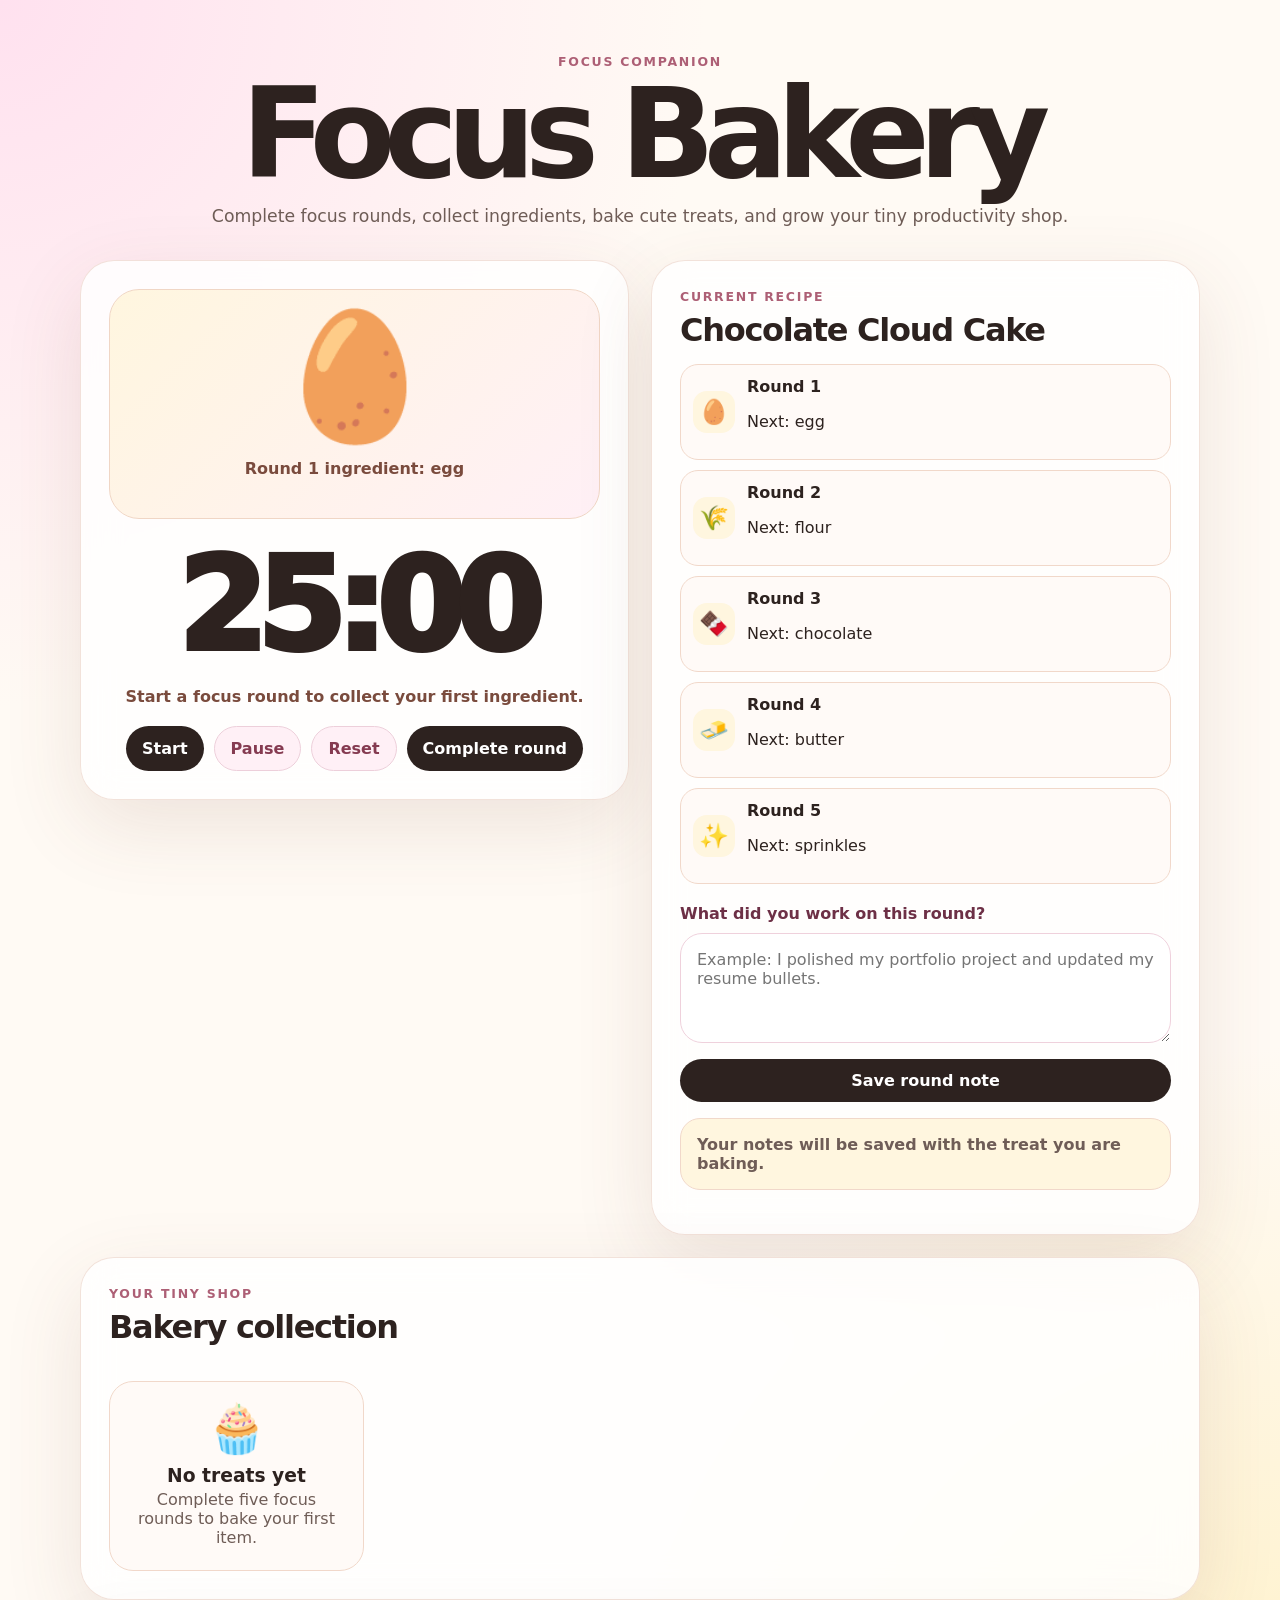
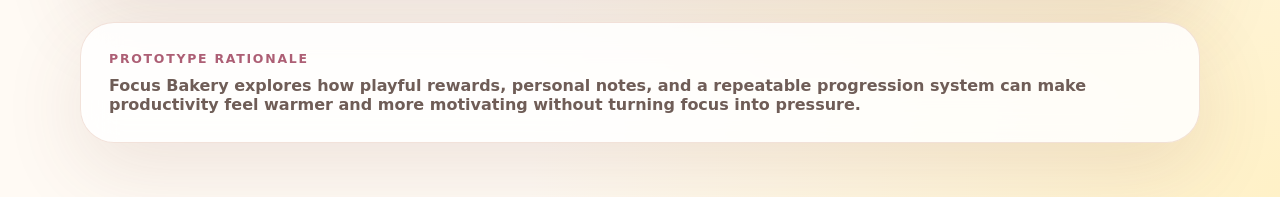
<file: index.html>
<!DOCTYPE html>
<html lang="en">
<head>
  <meta charset="UTF-8" />
  <meta name="viewport" content="width=device-width, initial-scale=1.0" />
  <title>Focus Bakery</title>
  <link rel="stylesheet" href="styles.css" />
</head>
<body>
  <main class="bakery-app">
    <section class="hero">
      <p class="eyebrow">Focus Companion</p>
      <h1>Focus Bakery</h1>
      <p>Complete focus rounds, collect ingredients, bake cute treats, and grow your tiny productivity shop.</p>
    </section>

    <section class="workspace">
      <section class="timer-card">
        <div class="shop-window" aria-live="polite">
          <div class="ingredient" id="ingredientIcon">🥚</div>
          <p class="stage" id="stageLabel">Round 1 ingredient: egg</p>
        </div>

        <div class="time" id="time">25:00</div>
        <p class="helper" id="helperText">Start a focus round to collect your first ingredient.</p>

        <div class="timer-actions">
          <button id="start">Start</button>
          <button id="pause">Pause</button>
          <button id="reset">Reset</button>
          <button id="complete">Complete round</button>
        </div>
      </section>

      <section class="recipe-card">
        <p class="eyebrow">Current recipe</p>
        <h2 id="recipeName">Chocolate Cloud Cake</h2>
        <div class="recipe-steps" id="recipeSteps"></div>

        <label for="focusNote">What did you work on this round?</label>
        <textarea id="focusNote" placeholder="Example: I polished my portfolio project and updated my resume bullets."></textarea>
        <button id="saveRoundNote" class="secondary">Save round note</button>
        <p class="reflection" id="reflectionText">Your notes will be saved with the treat you are baking.</p>
      </section>
    </section>

    <section class="shop-section">
      <div class="shop-heading">
        <div>
          <p class="eyebrow">Your tiny shop</p>
          <h2>Bakery collection</h2>
        </div>
      </div>
      <div class="collection" id="collection"></div>
    </section>

    <section class="design-note">
      <p class="eyebrow">Prototype rationale</p>
      <p>
        Focus Bakery explores how playful rewards, personal notes, and a repeatable progression system can make productivity feel warmer and more motivating without turning focus into pressure.
      </p>
    </section>
  </main>

  <script src="script.js"></script>
</body>
</html>
</file>
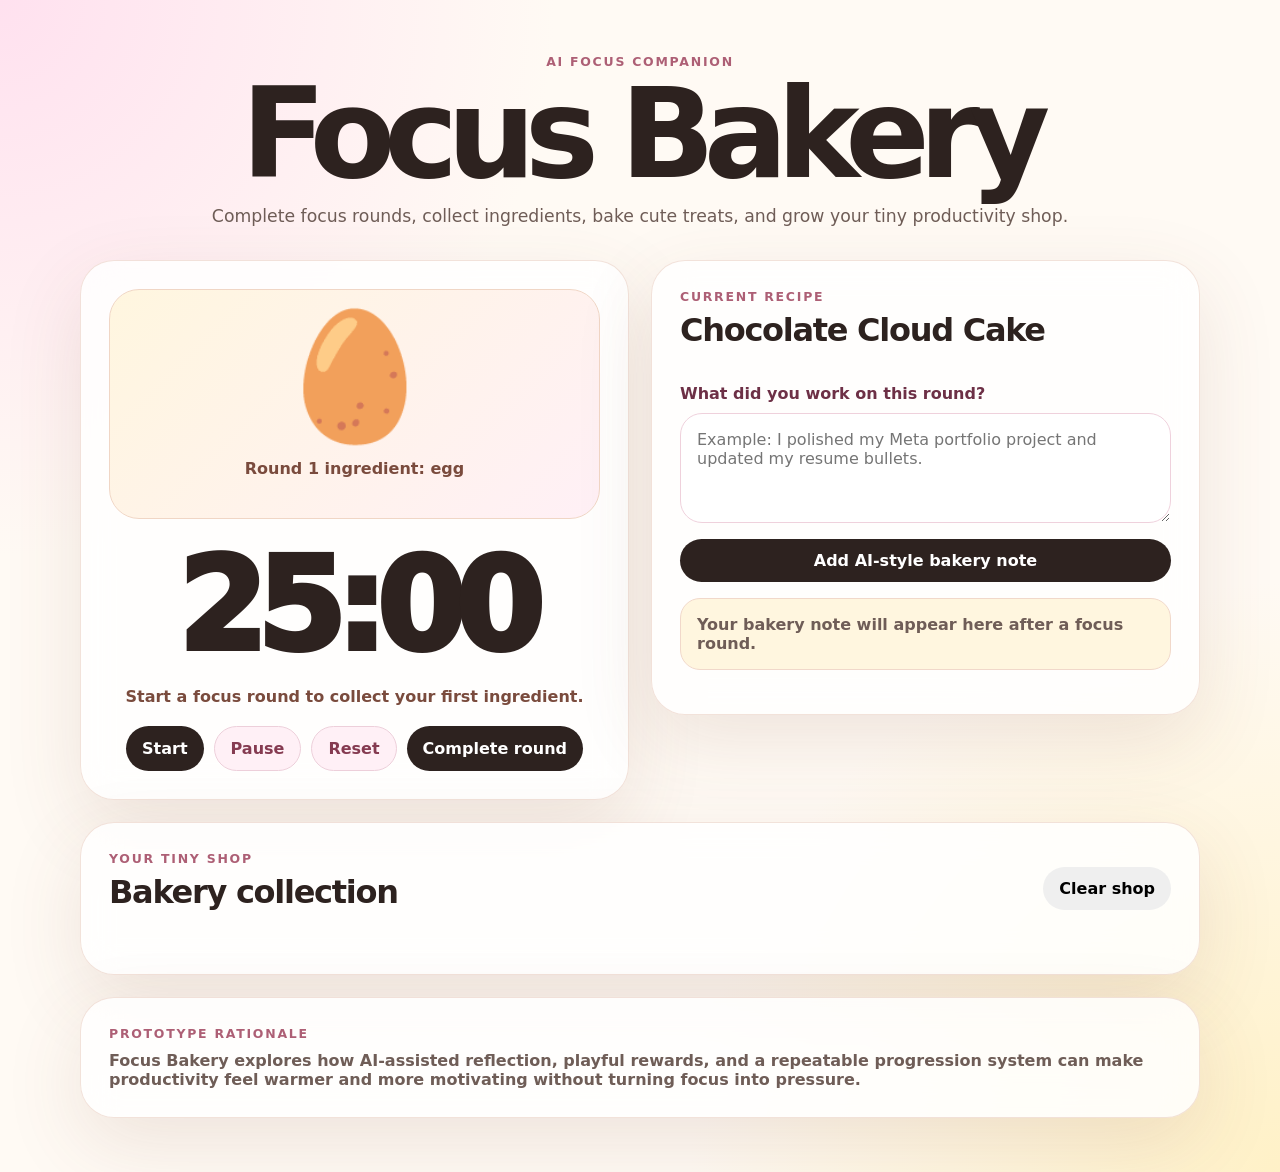
<file: index (1).html>
<!DOCTYPE html>
<html lang="en">
<head>
  <meta charset="UTF-8" />
  <meta name="viewport" content="width=device-width, initial-scale=1.0" />
  <title>Focus Bakery</title>
  <link rel="stylesheet" href="styles.css" />
</head>
<body>
  <main class="bakery-app">
    <section class="hero">
      <p class="eyebrow">AI Focus Companion</p>
      <h1>Focus Bakery</h1>
      <p>Complete focus rounds, collect ingredients, bake cute treats, and grow your tiny productivity shop.</p>
    </section>

    <section class="workspace">
      <section class="timer-card">
        <div class="shop-window" aria-live="polite">
          <div class="ingredient" id="ingredientIcon">🥚</div>
          <p class="stage" id="stageLabel">Round 1 ingredient: egg</p>
        </div>

        <div class="time" id="time">25:00</div>
        <p class="helper" id="helperText">Start a focus round to collect your first ingredient.</p>

        <div class="timer-actions">
          <button id="start">Start</button>
          <button id="pause">Pause</button>
          <button id="reset">Reset</button>
          <button id="complete">Complete round</button>
        </div>
      </section>

      <section class="recipe-card">
        <p class="eyebrow">Current recipe</p>
        <h2 id="recipeName">Chocolate Cloud Cake</h2>
        <div class="recipe-steps" id="recipeSteps"></div>

        <label for="focusNote">What did you work on this round?</label>
        <textarea id="focusNote" placeholder="Example: I polished my Meta portfolio project and updated my resume bullets."></textarea>
        <button id="addReflection" class="secondary">Add AI-style bakery note</button>
        <p class="reflection" id="reflectionText">Your bakery note will appear here after a focus round.</p>
      </section>
    </section>

    <section class="shop-section">
      <div class="shop-heading">
        <div>
          <p class="eyebrow">Your tiny shop</p>
          <h2>Bakery collection</h2>
        </div>
        <button id="clearShop" class="clear">Clear shop</button>
      </div>
      <div class="collection" id="collection"></div>
    </section>

    <section class="design-note">
      <p class="eyebrow">Prototype rationale</p>
      <p>
        Focus Bakery explores how AI-assisted reflection, playful rewards, and a repeatable progression system can make productivity feel warmer and more motivating without turning focus into pressure.
      </p>
    </section>
  </main>

  <script src="script.js"></script>
</body>
</html>
</file>
<file: styles.css>
*{box-sizing:border-box}body{margin:0;min-height:100vh;background:radial-gradient(circle at top left,#ffe1ef,transparent 32%),radial-gradient(circle at bottom right,#fff1c7,transparent 34%),#fffaf4;color:#2d221f;font-family:Inter,system-ui,sans-serif}.bakery-app{width:min(1120px,calc(100% - 32px));margin:0 auto;padding:54px 0}.hero{text-align:center;margin-bottom:34px}.eyebrow{color:#ad5f75;font-size:.78rem;font-weight:900;letter-spacing:.14em;margin:0 0 10px;text-transform:uppercase}h1{font-size:clamp(3.4rem,10vw,7.8rem);line-height:.88;letter-spacing:-.09em;margin:10px 0 16px}.hero p:last-child{color:#6f5d57;font-size:1.08rem}.workspace{display:grid;grid-template-columns:1fr 1fr;gap:22px;align-items:start}.timer-card,.recipe-card,.shop-section,.design-note{background:rgba(255,255,255,.83);border:1px solid rgba(207,150,125,.28);border-radius:34px;box-shadow:0 26px 80px rgba(117,69,50,.12);padding:28px;backdrop-filter:blur(18px)}.shop-window{display:grid;place-items:center;min-height:230px;background:linear-gradient(135deg,#fff6df,#fff0f6);border:1px solid #f0d6c5;border-radius:30px;padding:22px}.ingredient{font-size:7.8rem;line-height:1}.stage,.helper{color:#7a4b3d;font-weight:800;text-align:center}.time{font-size:clamp(4.3rem,11vw,8rem);font-weight:950;letter-spacing:-.08em;line-height:1;margin:24px 0 8px;text-align:center}.timer-actions{display:flex;flex-wrap:wrap;gap:10px;justify-content:center;margin-top:20px}button{border:0;border-radius:999px;cursor:pointer;font:inherit;font-weight:900;padding:12px 16px}.timer-actions button,.secondary,.view-button{background:#2d221f;color:white}.timer-actions button:nth-child(2),.timer-actions button:nth-child(3){background:#fff0f6;border:1px solid #edcfda;color:#853b51}.view-button{width:100%}.delete-button{background:#fff5f5;border:1px solid #f0c4cc;color:#9d3347;width:100%}.recipe-card h2,.shop-heading h2{font-size:2rem;letter-spacing:-.04em;line-height:1;margin:0 0 18px}.recipe-steps{display:grid;gap:10px;margin-bottom:20px}.step{align-items:center;background:#fffaf7;border:1px solid #f1d8ca;border-radius:18px;display:flex;gap:12px;padding:12px}.step.done{background:#f8ffe8}.step-icon{display:grid;place-items:center;width:42px;height:42px;background:#fff6df;border-radius:14px;font-size:1.5rem}label{color:#6d3046;display:block;font-weight:900;margin:16px 0 10px}textarea{width:100%;min-height:110px;border:1px solid #efd1dc;border-radius:22px;color:#2d221f;font:inherit;outline:none;padding:16px;resize:vertical}.secondary{margin-top:12px;width:100%}.reflection{background:#fff6df;border:1px solid #f1d8ca;border-radius:20px;color:#6f5d57;font-weight:700;padding:16px}.shop-section,.design-note{margin-top:22px}.shop-heading{align-items:center;display:flex;justify-content:space-between;gap:18px}.collection{display:grid;grid-template-columns:repeat(4,minmax(0,1fr));gap:14px;margin-top:20px}.treat-card{background:#fffaf7;border:1px solid #f1d8ca;border-radius:24px;min-height:190px;padding:18px;text-align:center}.treat-icon{font-size:3rem}.treat-card h3{margin:8px 0 4px}.treat-card p{color:#6f5d57;margin:0}.treat-actions{display:grid;grid-template-columns:1fr;gap:8px;margin-top:14px}.notes-list{background:#fff6df;border:1px solid #f1d8ca;border-radius:18px;margin-top:12px;padding:12px;text-align:left}.notes-list h4{color:#853b51;margin:0 0 8px}.notes-list li+li{margin-top:7px}.is-hidden{display:none}.design-note p:last-child{color:#6f5d57;font-weight:650;margin:0}@media(max-width:860px){.workspace,.collection{grid-template-columns:1fr}.shop-heading{align-items:flex-start;flex-direction:column}}
</file>
